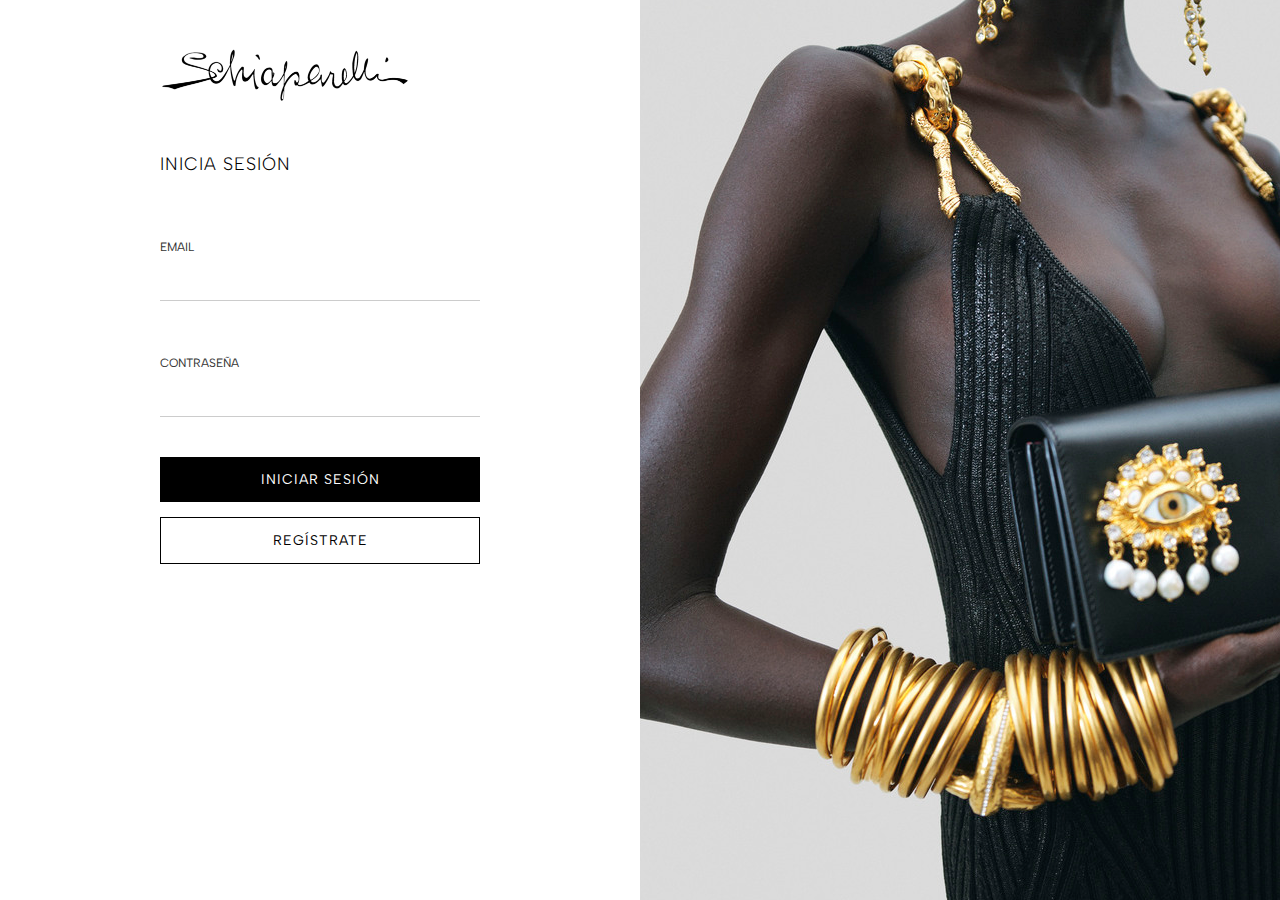
<file: index.html>
<!DOCTYPE html>
<html lang="es">
  <head>
    <meta charset="UTF-8" />
    <meta name="viewport" content="width=device-width, initial-scale=1.0" />
    <title>Schiaparelli - Obligatorio Programación 2</title>    
    <link rel="stylesheet" href="estilos.css" />
    <link rel="shortcut icon" href="favicon.ico" type="image/x-icon" />
  </head>
  <body id="bodyLogin">
  
  <div class="container">
    <div id="divLogin">
      <img src="img/logo.png" alt="Logo" class="logo">
      <h2 class="title">INICIA SESIÓN</h2>

      <form id="loginForm" class="login-form">
        <label for="email">EMAIL</label>
        <input type="email" id="email" required />
        <p class="error" id="emailError"></p>

        <label for="password">CONTRASEÑA</label>
        <input type="password" id="password" required />    
        <p class="error" id="passwordError"></p>

        <button type="submit" class="btn black-btn">INICIAR SESIÓN</button>
        <button type="button" class="btn white-btn">REGÍSTRATE</button>
      </form>
  </div>
   <div id="loginFoto"><img src="img/login.jpeg" alt=""></div>

</div>
  </body>
<script type="module" src="js/formLogin.js"></script>
</html>
</file>
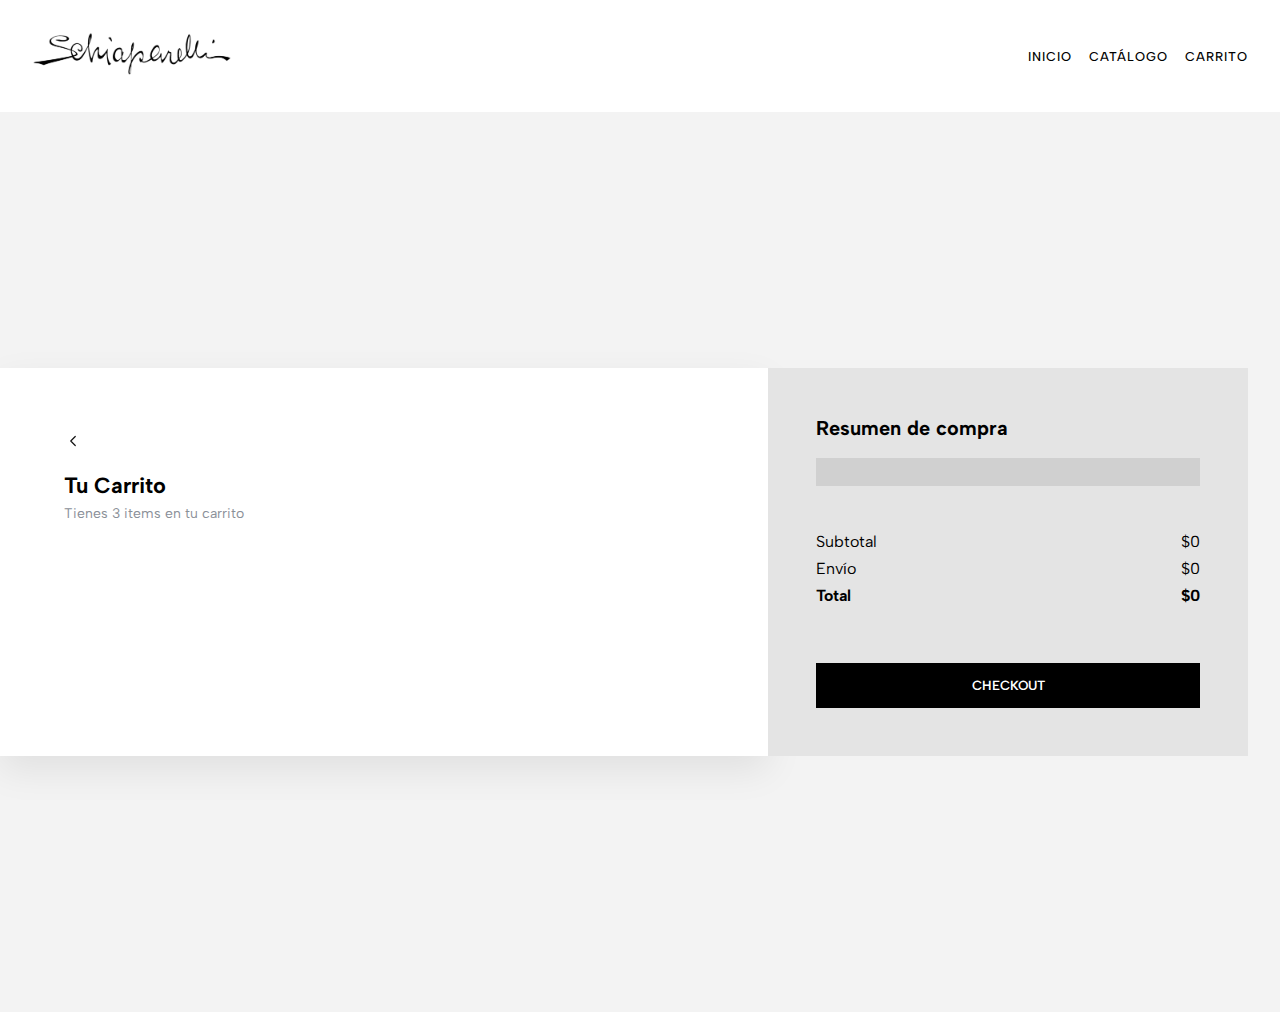
<file: carrito.html>
<!doctype html>
<html lang="es">
  <head>
    <meta charset="UTF-8" />
    <meta name="viewport" content="width=device-width, initial-scale=1.0" />
    <title>Schiaparelli - Obligatorio Programación 2</title>
    <link
      rel="stylesheet"
      href="https://fonts.googleapis.com/css2?family=Material+Symbols+Outlined:opsz,wght,FILL,GRAD@24,400,0,0"
    />
    <link rel="stylesheet" href="carrito.css" />
    <link rel="shortcut icon" href="favicon.ico" type="image/x-icon" />
  </head>
<body>
    <header>
      <a href="home.html"><img src="img/logo.png" alt="" /></a>
      <nav>
        <a href="home.html" class="hover-underline-animation">Inicio</a>
        <a href="catalogo.html" class="hover-underline-animation">Catálogo</a>
        <a href="carrito.html" class="hover-underline-animation">Carrito</a>
      </nav>
    </header>

<main>


<div id="carrito">
  <div class="wrap">
    <div class="cart">
      <div class="back">
        <a href="home.html">
        <svg width="18" height="18" viewBox="0 0 24 24" fill="none" ><path d="M15 18l-6-6 6-6" stroke="#111" stroke-width="1.6" stroke-linecap="round" stroke-linejoin="round"/></svg>
        </a>
        <div>
          <div style="font-weight:700"></div>
        </div>
      </div>

      <h1>Tu Carrito</h1>
      <p class="lead">Tienes <span id="itemsCount">3</span> items en tu carrito</p>

      <div class="cart-list" id="cartList">
        <!-- items added by JS -->
      </div>
    </div>
</div>


<aside class="panel">
  <div class="header">
    <h2>Resumen de compra</h2>
  </div>

  <!-- TICKET DINÁMICO -->
  <div id="ticket-list" class="ticket-list"></div>

  <div class="subtotal">
    <div class="line"><div>Subtotal</div><div id="subtotalVal">$0</div></div>
    <div class="line"><div>Envío</div><div id="shippingVal">$0</div></div>
    <div class="line" style="font-weight:700;font-size:16px"><div>Total</div><div id="totalVal">$0</div></div>
  </div>


    <button class="total-btn">CHECKOUT</button>
</aside>
</div>
</main>
<div id="popup" class="popup hidden">
  <div class="popup-content">
    <p id="popup-message"></p>
    <button id="popup-btn">Aceptar</button>
  </div>
</div>
<div id="edit-popup" class="edit-popup hidden">
  <div class="popup-box">
    <h3>Editar talla / color</h3>

    <select id="edit-select"></select>

    <div class="edit-btns">
      <button id="edit-confirm">Guardar</button>
      <button id="edit-cancel">Cancelar</button>
    </div>
  </div>
</div>


<script src="js/carrito.js"></script>
</body>
</html>
</file>
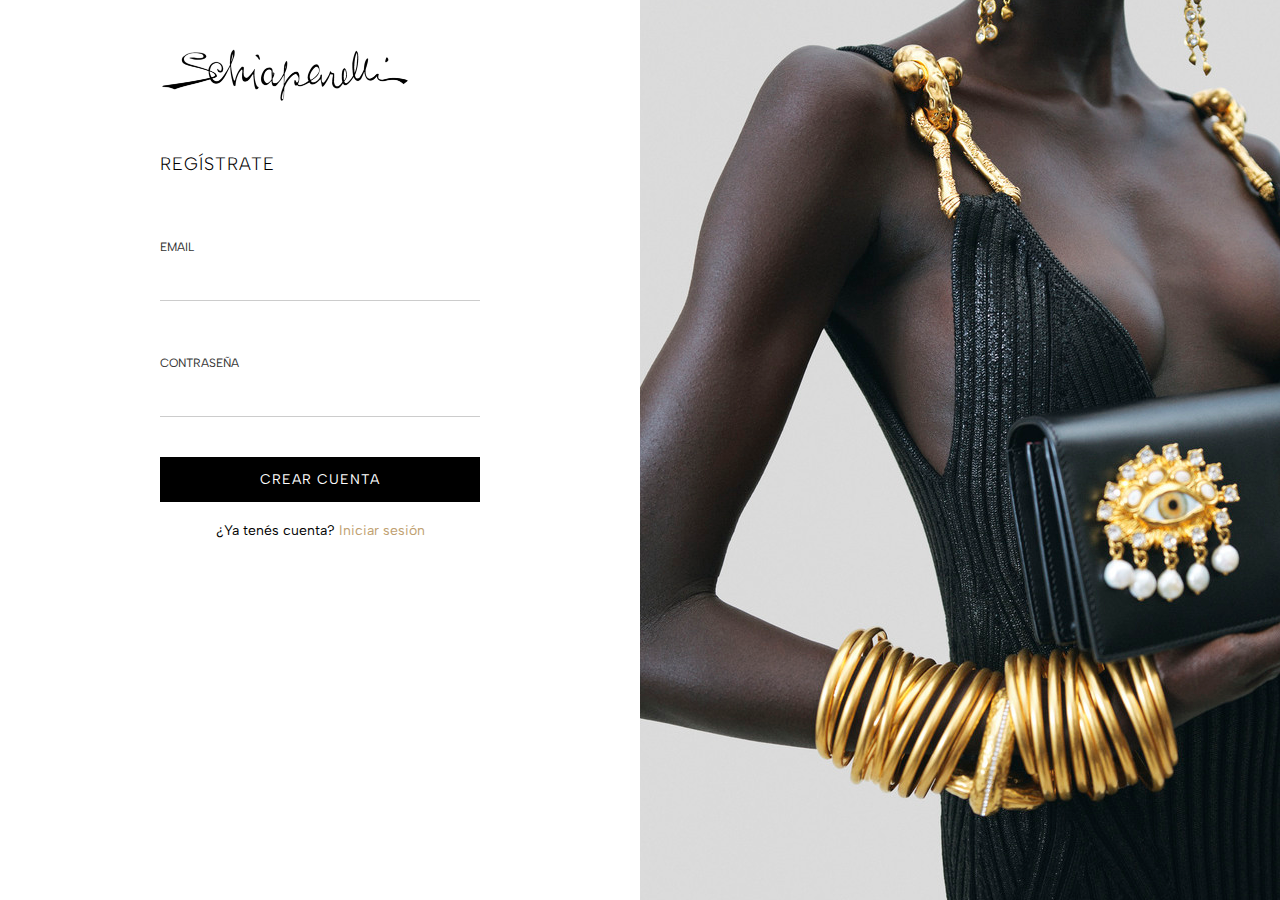
<file: register.html>
<!DOCTYPE html>
<html lang="es">
  <head>
    <meta charset="UTF-8" />
    <meta name="viewport" content="width=device-width, initial-scale=1.0" />
    <title>Schiaparelli - Obligatorio Programación 2</title>    
    <link rel="stylesheet" href="estilos.css" />
    <link rel="shortcut icon" href="favicon.ico" type="image/x-icon" />
  </head>
  <body id="bodyLogin">
  
  <div class="container">
    <div id="divLogin">
      <img src="img/logo.png" alt="Logo" class="logo">
      <h2 class="title">REGÍSTRATE</h2>

      <form id="register-form" class="login-form">
        <label for="email">EMAIL</label>
        <input type="email" id="email" required />
        <p class="error" id="emailError"></p>

        <label for="password">CONTRASEÑA</label>
        <input type="password" id="password" required />    
        <p class="error" id="passwordError"></p>

        <button type="submit" class="btn black-btn" id="reg">CREAR CUENTA</button>
        <p class="switch">
            ¿Ya tenés cuenta? <a href="index.html">Iniciar sesión</a>
        </p>
      </form>
  </div>
   <div id="loginFoto"><img src="img/login.jpeg" alt=""></div>
<div id="popup" class="popup hidden">
  <div class="popup-content">
    <h3 class="popup-title">¡Bienvenido!</h3>
    <p class="popup-text">Su usuario fue creado con éxito.</p>
    <button id="popupBtn" class="popup-btn">Continuar</button>
  </div>
</div>
</div>
  </body>
<script type="module" src="js/formReg.js"></script>
</html>
</file>
<file: estilos.css>
@import url('https://fonts.googleapis.com/css2?family=Albert+Sans:ital,wght@0,100..900;1,100..900&display=swap');
* {
  margin: 0;
  padding: 0;
  box-sizing: border-box;
  text-decoration: none;
  font-family: "Albert Sans", sans-serif;
}

header {
  background-color: white;
  padding: 2em;
  display: flex;
  justify-content: space-between;
  align-items: center;
}

header a img {
  width: 200px;
}

#siguiente {
  position: absolute;
  right: 0;
  top: 45%;
  cursor: pointer;
}

#anterior {
  position: absolute;
  left: 0;
  top: 45%;
  cursor: pointer;
}

nav a {
  margin-left: 1em;
  font-size: 0.8em;
  letter-spacing: 1px;
  font-weight: 500;
  text-transform: uppercase;
  color: black;
}

h1{
  text-transform: uppercase;
  font-size: 3em;
  letter-spacing: 2px;
  font-weight: 700;
}

#destacados img, #sugerencia img {
  width: 290px;
}

#destacados div,
#seleccion div, #sugerencia div {
  display: flex;
  justify-content: space-between;
}

.boton{
  color: black;
  border: solid 1px black;
  margin-top: 3em;
  display: inline-block;
  transition: 0.3s;
  padding: 1.1em;
  width: fit-content;
  font-weight: 600;
}

.boton:hover {
  background-color: black;
  color: white;
}

.contenedor {
  max-width: 1200px;
  margin-left: auto;
  margin-right: auto;
}

#destacados h2,
#seleccion h2, #sugerencia h2 {
  text-align: center;
  margin: 3em 0 2em 0;
  font-weight: 300;
  font-size: 1.7em;
  text-transform: uppercase;
  
}

.hover-underline-animation {
  display: inline-block;
  position: relative;
}

.hover-underline-animation::after {
  content: "";
  position: absolute;
  width: 100%;
  transform: scaleX(0);
  height: 1px;
  bottom: 0;
  left: 0;
  background-color: black;
  transition: transform 0.25s ease-out;
}

.hover-underline-animation:hover::after {
  transform: scaleX(1);
}

.reverse::after {
  transform: scaleX(1);
}

.reverse:hover::after {
  transform: scaleX(0);
}

.precio {
  color: grey;
}

#hero2{
  background-image: url(img/hauteCouture.webp);
  background-size: cover;
  background-position: bottom;
  min-height: 80vh;
  align-content: center;
  text-align: center;
  color: white;
}

#destacados article p:nth-of-type(1) {
  margin-top: 0.5em;
}

#destacados, #sugerencia {
  margin-bottom: 5em;
  text-align: center;
}

#destacados img, #sugerencia img{
  transition: transform 0.3s ease, box-shadow 0.3s ease;
}

#destacados img:hover, #sugerencia img:hover{
  transform: translateY(-5px);
  box-shadow: 0 4px 12px rgba(0, 0, 0, 0.15);
}

#seleccion{
  margin-bottom: 5em;
}

#seleccion img {
  width: 380px;
}

#seleccion article {
  background-size: cover;
  width: 380px;
  height: 570px;
  color: white;
  background-blend-mode: multiply;
  align-content: end;
  text-align: center;
  transition: transform 0.3s ease, box-shadow 0.3s ease;
}

#seleccion article:hover {
  transform: translateY(-5px);
  box-shadow: 0 4px 12px rgba(0, 0, 0, 0.15);
}

#seleccion article p {
  font-weight: 300;
  margin-bottom: 2em;
  font-size: 1.2em;
}

#pret {
  background-image: url(img/ready.avif),
    linear-gradient(to top, rgba(0, 0, 0, 0.81), rgba(0, 0, 0, 0) 50%);
}

#bolsos {
  background-image: url(img/bolsos.avif),
    linear-gradient(to top, rgba(0, 0, 0, 0.81), rgba(0, 0, 0, 0) 50%);
}

#accesorios {
  background-image: url(img/joyeria.avif),
    linear-gradient(to top, rgba(0, 0, 0, 0.81), rgba(0, 0, 0, 0) 50%);
}

#desfile img {
  width: 50%;
}

#quote{
  color: #c09f70;
}

#desfile {
  margin-top: 8em;
  display: flex;
  text-align: left;
  line-height: 1.6;
  margin-bottom: 8em;
}

#desfile div {
  align-content: center;
  max-width: 550px;
  margin-left: auto;
  margin-right: auto;
}

#desfile h2 {
  
  font-weight: 400;
  font-size: 1.8em;
  margin-bottom: 1em;
}


footer {
  background-color: black;
  padding: 3em;
  display: flex;
  align-items: center;
  justify-content: space-between;
  color: white;
  font-weight: 300;
}

footer img {
  width: 150px;
}

footer a {
  color: white;
  margin-left: 1em;
}



footer .hover-underline-animation::after{
    background-color: white;

}



/* ---- CATALOGO ---- */
#catalogoHero {
  background-image: url(img/catalogo.png);
  background-size: cover;
  background-position: center;
  min-height: 60vh;
  align-content: center;
  text-align: center;
  color: white;
 text-shadow: 2px 2px 2px rgba(0, 0, 0, 0.496);
  margin-bottom: 6em;
}

.product-grid {
  display: grid;
  grid-template-columns: repeat(auto-fill, minmax(300px, 1fr));
  gap: 2rem;
  max-width: 1400px;
  margin-left: auto;
  margin-right: auto;
  margin-bottom: 3em;
}

.product-image {
  width: 100%;
  object-fit: cover;
  display: block;
  transition: transform 0.3s ease, box-shadow 0.3s ease;
}

.product-image:hover {
  transform: translateY(-5px);
  box-shadow: 0 4px 12px rgba(0, 0, 0, 0.15);
}

.product-info {
  padding: 1.5rem;
  text-align: center;
}

.product-title {
  font-size: 1.1rem;
  margin-bottom: 0.5rem;
  font-weight: 400;
}

.product-price {
  font-size: 1.2rem;
  color: grey;
  font-weight: 400;
}

#searchBar {
  width: 19rem;
  height: 2rem;
  margin-bottom: 2rem;
  padding-left: 0.5em;
  border: none;
  border-bottom: 1px solid black;
}

#searchBar:focus {
  outline: none;
}

.search-container {
  display: flex;
  align-items: start;
  justify-content: center;
  margin-bottom: 1em;
}

#search-icon {
  margin-top: 0.2em;
  margin-right: 0.2em;
}

#slcTipos {
  width: 20rem;
  height: 2rem;
  margin: 0 0 2rem 0;
  padding-left: 0.5em;
  border: none;
  border-bottom: 1px solid black;
  font-weight: 500;
  cursor: pointer;
  margin-left: 2rem;
}



/* ----- AMPLIACION ------- */
.profile {
  display: flex;
  flex-direction: row;
  margin-bottom: 3em;
  margin-top: 2em;
  box-shadow: 0 5px 15px rgba(0, 0, 0, 0.1);
}

.profile-image {
  width: 100%;
  max-width: 600px;
  margin-right: 3em;
}

.profile-info {
  margin-top: 3em;
  padding-right: 1.5em;
}

#nombre {
  font-size: 2em;
  font-weight: 300;
  margin-bottom: 0.6em;
}

#precioProd {
  font-size: 1.2rem;
  color: grey;
  font-weight: 400;
  margin-bottom: 1em;
}

#descripcion {
  max-width: 400px;
}

#selectProd {
  width: 20rem;
  height: 2rem;
  margin: 2rem 0 2rem 0;
  padding-left: 0.5em;
  border: none;
  border-bottom: 1px solid black;
  font-weight: 500;
  cursor: pointer;
}

select:focus {
  outline: none;
}

#enviar,
button {
  display: block;
  border: 1px solid black;
  padding: 0.7em 5em 0.7em 5em;
  color: white;
  background-color: black;
  transition: 0.3s;
  text-transform: uppercase;
}

#enviar {
  padding: 0;
}

#enviar:hover,
button:hover {
  background-color: white;
  color: black;
  cursor: pointer;
}

#sugerencia{
  max-width: 1000px;
}

.miniaturas {
  display: flex;
  flex-direction: column;
  gap: 1rem;
  margin-top: 2em;
}

.miniatura {
  width: 60px;
  height: 60px;
  object-fit: cover;
  cursor: pointer;
  transition: 0.3s;
  
}

.miniatura:hover {
  transform: translateY(-5px);
  box-shadow: 0 4px 12px rgba(0, 0, 0, 0.15);
}

#ampliacionProd{
  display: flex;
  flex-direction: row;
  gap: 2em;
}



/* ------CONTACTO------- */
form {
  position: relative;
}

.form input,
.form select,
textarea {
  border: none;
  border-bottom: 1px gray solid;
  width: 13rem;
  height: 2rem;
  margin-top: 2em;
  margin-bottom: 2em;
  padding-left: 0.5em;
}

.form input:hover,
.form input:focus,
.form select:hover,
textarea:hover,
textarea:focus {
  border-bottom: 1px black solid;
}

.form input.error,
.form select.error,
.form textarea.error {
  border-bottom: 1px red solid;
}

.izq {
  margin-left: 1em;
}

.form h2 {
  text-align: center;
  font-weight: 400;
  margin-bottom: 1em;
}

.form {
  display: flex;
  justify-content: center;
  align-items: center;
}

.form section {
  padding: 5em;
}

textarea {
  margin-top: 1em;
  height: 120px;
  resize: none;
  width: 27rem;
  display: block;
  background-color: rgb(242, 242, 242);
  padding: 1em;
}

input:focus,
textarea:focus {
  outline: none;
}

.form #enviar {
  width: 100%;
}

.textoError {
  position: absolute;
  font-size: 0.7em;
  color: red;
}

#nomError {
  top: 125px;
}

#apellidoError {
  top: 125px;
  right: 115px;
}

#paisError {
  top: 210px;
}

#telefonoError {
  top: 210px;
  right: 60px;
}

#emailError {
  top: 295px;
}

#msjError {
  bottom: 65px;
}

.form textarea.error {
  background-color: rgb(255, 236, 236);
}



/* ------MODAL------- */
.modal-container {
  position: fixed;
  top: 0;
  left: 0;
  width: 100%;
  height: 100%;
  background-color: rgba(0, 0, 0, 0.5);
  display: flex;
  justify-content: center;
  align-items: center;
  z-index: 1000;
  opacity: 0;
  visibility: hidden;
  transition: all 0.3s ease;
}

.modal-container.active {
  opacity: 1;
  visibility: visible;
}

.modal {
  background-color: white;
  box-shadow: 0 5px 15px rgba(0, 0, 0, 0.2);
  display: flex;
  max-width: 550px;
  height: 400px;
  overflow: hidden;
  transform: scale(0.8);
  transition: transform 0.3s ease;
  text-align: center;
  padding: 2em;
}

.modal-container.active .modal {
  transform: scale(1);
}

.modal-text {
  padding: 40px;
  display: flex;
  flex-direction: column;
  justify-content: center;
  align-content: center;
  text-align: center;
   display: flex;
}

.modal-text h2 {
  font-size: 24px;
  margin-bottom: 1.5em;
  margin-top: 0.8em;
  color: black;
  font-weight: 400;
}

.modal-text a {
  background-color: black;
  color: white;

  
  padding: 0.8em;
  display: inline-block;
  width: 220px;
  margin: 0 auto;
  transition: 0.2s;
  border: 1px solid black;
}

.modal-text a:hover{
  background-color: white;
  color: black;
}

.close-btn {
  position: absolute;
  top: 15px;
  right: 5px;
  font-size: 24px;
  color: black;
  background: none;
  border: none;
  cursor: pointer;
  z-index: 10;
  padding: 0 1em;
  transition: 0.2s;
}

.close-btn:hover {
  color: grey;
}

.hidden{
  display: none;
}

.slider-container {
  position: relative;
  overflow: hidden;
  width: 100%;
   min-height: 70vh;
}

.slider {
  display: flex;
  transition: transform 0.8s ease-in-out;
  width: 100%;
  height: 100%;
}

.slide {
  flex: 0 0 100%;
  width: 100%;
  height: 100%;
}

.slide img {
  width: 100%;
  height: 100%;
  object-fit: cover;
}

.textoSlider {
  position: absolute;
  top: 50%;
  left: 10%;
  transform: translateY(-50%);
  color: white;
  max-width: 50%;
  
  z-index: 3;
}

.textoSlider h1 {
  font-size: 2.8rem;
  margin-bottom: 0.5rem;
  text-transform: uppercase;
  letter-spacing: 2px;
}

.textoSlider p {
  font-size: 1.2rem;
  line-height: 1.4;
}

.botonSlider{
  color: black;
  background-color: white;
  padding: 1.1em;
  margin-top: 3em;
  display: block;
  width: fit-content;
  font-weight: 600;
  transition: 0.3s;
}

.botonSlider:hover{
  color: white;
  background-color: black;
}

#hero2 {
  display: flex;
  flex-direction: column;
  justify-content: center;  /* centra vertical */
  align-items: center;      /* centra horizontal */
  gap: 1em;                 /* separa p, h1, a */
}

#hero2 a {
  margin-top: 0.8em;
}


.container {

  display: flex;
  flex-direction: row;
}

.logo {
  width: 250px;
  display: block;
  margin-bottom: 50px;
}

.title {
  font-size: 18px;
  letter-spacing: 1px;
  margin-bottom: 40px;
  font-weight: 300;
}

.login-form {
  display: flex;
  flex-direction: column;
  gap: 5px;
}

label {
  font-size: 12px;
  color: #333;
  margin-top: 25px;
}

input {
  border: none;
  border-bottom: 1px solid #ccc;
  padding: 12px 4px;
  font-size: 14px;
  outline: none;
}

input:focus {
  border-bottom: 1px solid black;
}

.error {
  color: #d94444;
  font-size: 12px;
  margin-top: 4px;
  min-height: 16px;
}

.btn {
  padding: 14px;
  margin-top: 10px;
  letter-spacing: 1px;
  font-size: 14px;
  cursor: pointer;
}

.black-btn {
  background: black;
  color: white;
  border: none;
}

.black-btn:hover{
  background-color: #333;
  color: white;
}

.white-btn {
  background: white;
  border: 1px solid black;
  color: black;
}

.white-btn:hover{
  color: #a2a2a2;
}


#divLogin,
#loginFoto
{
  width: 50%;
  padding: 3em;
}

#loginFoto {
  position: relative;
  width: 50%;
  height: 100vh;
  overflow: hidden;
  display: flex;
  align-items: center;
  justify-content: center;
}

#divLogin{
  padding-left: 10em;
  padding-right: 10em;
}


.black-btn.loading {
  opacity: 0.6;
  cursor: wait;
}

.switch {
  text-align: center;
  margin-top: 15px;
  font-size: 14px;
}

.switch a {
  color: #c09f70;
  text-decoration: none;
}

.switch a:hover {
  text-decoration: underline;
}

/* --- POPUP --- */
.popup {
  position: fixed;
  inset: 0;
  background: rgba(0,0,0,0.55);
  backdrop-filter: blur(3px);
  display: flex;
  justify-content: center;
  align-items: center;
  z-index: 999;
  transition: opacity .3s ease;
}

.popup.hidden {
  opacity: 0;
  pointer-events: none;
}

.popup-content {
  background: white;
  padding: 5em;
  width: 400px;
  text-align: center;
  animation: fadeIn .35s ease;
  box-shadow: 0 10px 35px rgba(0,0,0,0.2);
  border: 1px solid #e9e9e9;
}

.popup-logo {
  width: 80px;
  margin-bottom: 10px;
}

.popup-title {
  font-size: 22px;
  font-weight: 600;
  margin-bottom: 5px;
}

.popup-text {
  font-size: 16px;
  margin-bottom: 25px;
  color: #444;
  margin-top: 2em;
}

.popup-btn {
  background: black;
  color: white;
  padding: 12px 20px;
  width: 100%;
  cursor: pointer;
  font-weight: 600;
  transition: .2s ease;
    margin-top: 2em;
      border: 1px solid black;


}

.popup-btn:hover {
  background-color: white;
  color: black;
  border: 1px solid black;
}

@keyframes fadeIn {
  from { transform: translateY(20px); opacity: 0; }
  to   { transform: translateY(0); opacity: 1; }
}
</file>
<file: carrito.css>
@import url('https://fonts.googleapis.com/css2?family=Albert+Sans:ital,wght@0,100..900;1,100..900&display=swap');
* {
  margin: 0;
  padding: 0;

  text-decoration: none;
  font-family: "Albert Sans", sans-serif;
}
main {
  margin: 0;
  background: #f3f3f3;
  display: flex;
  justify-content: center;
  align-items: center;
  min-height: 100vh;
  font-family: "Albert Sans", sans-serif;
}

header {
  background-color: white;
  padding: 2em;
  display: flex;
  justify-content: space-between;
  align-items: center;
 
}

.hover-underline-animation {
  display: inline-block;
  position: relative;
}

.hover-underline-animation::after {
  content: "";
  position: absolute;
  width: 100%;
  transform: scaleX(0);
  height: 1px;
  bottom: 0;
  left: 0;
  background-color: black;
  transition: transform 0.25s ease-out;
}

.hover-underline-animation:hover::after {
  transform: scaleX(1);
}
header a img {
  width: 200px;
}
nav a {
  margin-left: 1em;
  font-size: 0.8em;
  letter-spacing: 1px;
  font-weight: 500;
  text-transform: uppercase;
  color: black;
}

/* LAYOUT GENERAL */
#carrito {
  display: flex;
  flex-direction: row;
  width: 150vh;
}

.wrap {
  width: 50%;
  padding: 4em;
  background-color: white;
  box-shadow: 0px 14px 35px rgba(0,0,0,0.08);
}

/* CARRITO IZQUIERDA */

.back {
  display: flex;
  align-items: center;
  gap: 12px;
  margin-bottom: 18px;
  cursor: pointer;
}

h1 {
  margin: 0;
  font-size: 22px;
}

p.lead {
  color: #8a8f98;
  margin: 6px 0 20px;
  font-size: 14px;
}

/* LISTA DEL CARRITO */
.cart-list {
  display: flex;
  flex-direction: column;
  gap: 18px;
}

.item {
  padding-top: 2em;
  display: flex;
  gap: 16px;
  align-items: center;
  width: 100%;
}

.thumb {
  width: 88px;
  height: 68px;
  background: #eee;
  overflow: hidden;
}

.thumb img {
  width: 100%;
  height: 100%;
  object-fit: cover;
}

.info {
  flex: 1;
}

.info h3 {
  margin: 0;
  font-size: 18px;
  font-weight: 600;
}

.info p {
  margin: 6px 0 0;
  font-size: 13px;
  color: #8a8f98;
}

/* CANTIDADES */
.qty {
  display: flex;
  align-items: center;
  gap: 10px;
  margin-left: 10px;
}

.qty button {
  width: 28px;
  height: 28px;
  border: 1px solid #e6e6ee;
  background: #fff;
  cursor: pointer;
}

.qty span {
  min-width: 20px;
  text-align: center;
  font-weight: 600;
}

/* PRECIO */
.price {
  min-width: 80px;
  text-align: right;
  font-weight: 700;
  margin-left: 12px;
}

/* REMOVER */
.remove {
  margin-left: 14px;
  cursor: pointer;
}

.remove svg {
  transition: 0.2s;
}

.remove:hover svg {
  stroke: #ff4d4d;
    transform: scale(1.1);

}

/* PANEL DERECHO */
.panel {
  width: 30%;
  background-color: #e4e4e4;
  padding: 3em;
  color: black;
  display: flex;
  flex-direction: column;
  gap: 18px;
}

.header h2 {
  margin: 0;
  font-size: 20px;
  font-weight: 700;
}

/* TICKET */
.ticket-list {
  background: rgba(39, 39, 39, 0.1);
  padding: 14px;
  margin-bottom: 20px;
}

.ticket-list p {
  display: flex;
  justify-content: space-between;
  margin: 6px 0;
  font-size: 14px;
}

/* SUBTOTALES */
.subtotal .line {
  display: flex;
  justify-content: space-between;
  margin-top: 8px;
}

/* BOTÓN FINAL */
.total-btn {
  margin-top: 3em;
  width: 100%;
  padding: 1.1em;
  color: white;
  background-color: black;
  font-weight: 600;
  border: none;
  transition: 0.3s;
}

.total-btn:hover {
  background-color: white;
  color: black;
  cursor: pointer;
}
/* --- POPUP CHECKOUT --- */
.popup {
  position: fixed;
  top: 0;
  left: 0;
  width: 100%;
  height: 100%;
  background: rgba(0,0,0,0.55);
  display: flex;
  justify-content: center;
  align-items: center;
  z-index: 2000;
  opacity: 1;
  transition: opacity .3s ease;
}

.popup.hidden {
  opacity: 0;
  pointer-events: none;
}

.popup-content {
  background: #fff;
  padding: 25px 35px;
  text-align: center;
  max-width: 350px;
  box-shadow: 0 8px 20px rgba(0,0,0,0.2);
  animation: popupIn .3s ease forwards;
}

#popup-btn {
  margin-top: 15px;
  padding: 10px 20px;
  background: black;
  color: white;
  border: none;
  cursor: pointer;
    border: 1px solid black;
}

#popup-btn:hover {

  background-color: white;
  color: black;
  border: 1px solid black;

}

/* Animación original */
@keyframes popupIn {
  from { transform: scale(.8); opacity: 0; }
  to { transform: scale(1); opacity: 1; }
}

/* --- POPUP EDITAR TALLA (SEPARADO) --- */
.edit-popup {
  position: fixed;
  top: 0;
  left: 0;
  width: 100%;
  height: 100%;
  background: rgba(0,0,0,0.55);
  display: flex;
  justify-content: center;
  align-items: center;
  z-index: 3000;
  opacity: 1;
  transition: opacity .3s ease;
}

.edit-popup.hidden {
  opacity: 0;
  pointer-events: none;
}

.edit-popup .popup-box {
  background: white;
  padding: 30px 35px;
  width: 320px;
  text-align: center;
  box-shadow: 0 8px 20px rgba(0,0,0,0.25);
  animation: popupEditIn .3s ease forwards;
}

.edit-popup h3 {
  margin-bottom: 15px;
  font-size: 20px;
  font-weight: 700;
  color: black;
}

/* SELECT */
#edit-select {
  width: 100%;
  padding: 12px;
  border: 1px solid #ccc;
  margin-bottom: 20px;
  font-size: 14px;
  background: #f7f7f7;
}

/* BOTONES */
.edit-btns {
  display: flex;
  justify-content: center;
  gap: 12px;
}

#edit-confirm,
#edit-cancel {
  padding: 10px 20px;
  border: none;
  font-weight: 600;
  cursor: pointer;
}

/* Guardar */
#edit-confirm {
  background: black;
  color: white;
    border: 1px solid black;
}

#edit-confirm:hover {
  background-color: white;
  color: black;
  border: 1px solid black;
}

/* Cancelar */
#edit-cancel {
  background: #e6e6e6;
  color: black;

}

#edit-cancel:hover {
  background: #ccc;
}

/* Animación separada */
@keyframes popupEditIn {
  from { transform: scale(.85); opacity: 0; }
  to { transform: scale(1); opacity: 1; }
}

.edit:hover svg {
  stroke: #c09f70;
    transform: scale(1.1);
    cursor: pointer;
}
</file>
